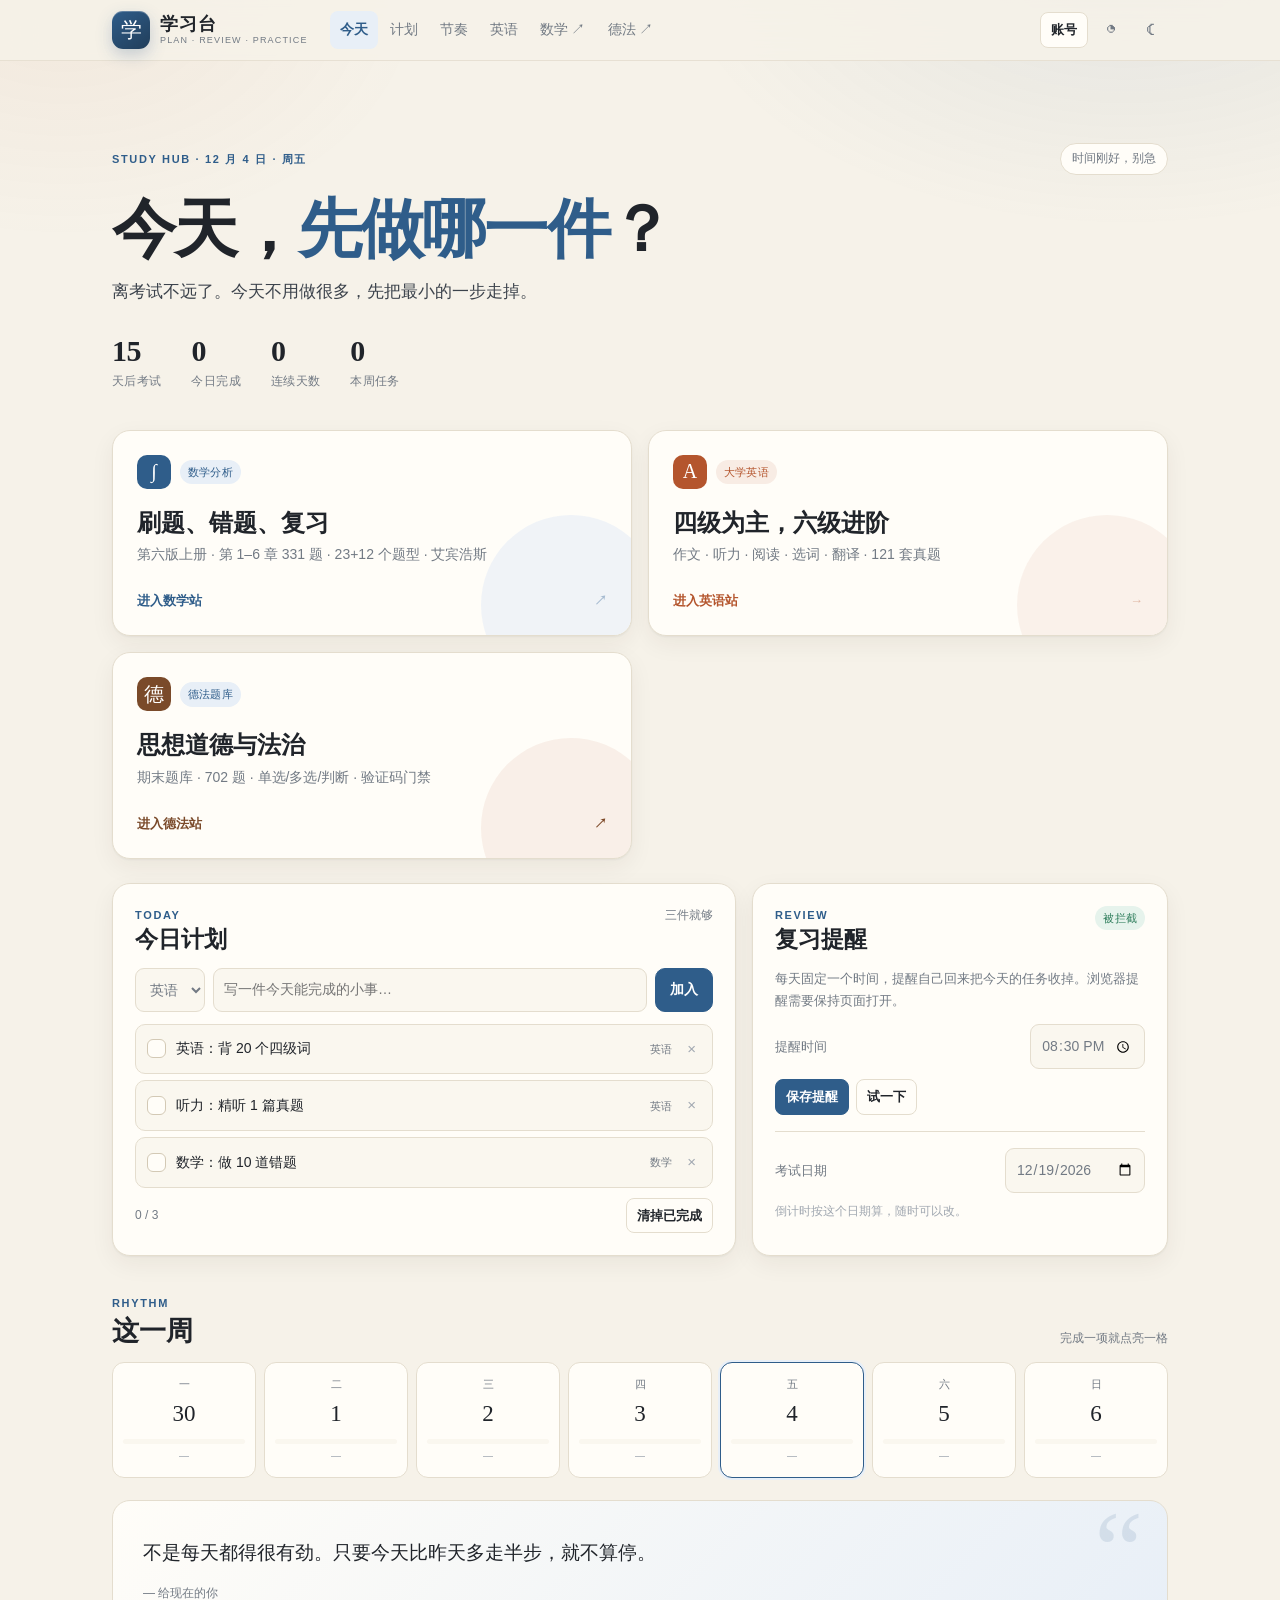
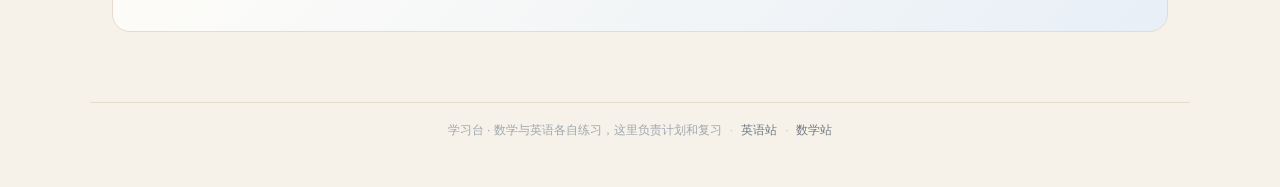
<file: index.html>
<!doctype html>
<html lang="zh-CN" data-theme="light">
<head>
<meta charset="utf-8">
<meta name="viewport" content="width=device-width, initial-scale=1, viewport-fit=cover">
<meta name="theme-color" content="#f6f2e9">
<title>学习台 · 今天先做哪一件</title>
<meta name="description" content="数学分析与大学英语四六级的学习主导站：计划、提醒、复习与分流。">
<link rel="manifest" href="manifest.webmanifest">
<link rel="stylesheet" href="assets/css/style.css">
</head>
<body>
<a class="skip-link" href="#app">跳到主要内容</a>
<header class="topbar">
  <div class="topbar-inner">
    <a class="brand" href="./" aria-label="学习台首页">
      <span class="brand-mark">学</span>
      <span class="brand-text"><strong>学习台</strong><small>PLAN · REVIEW · PRACTICE</small></span>
    </a>
    <nav class="mainnav" aria-label="主导航">
      <a href="#today" class="active">今天</a>
      <a href="#plan">计划</a>
      <a href="#rhythm">节奏</a>
      <a href="english/">英语</a>
      <a href="https://lucy2025-creator.github.io/math-analysis-quiz/" target="_blank" rel="noopener">数学 ↗</a>
      <a href="https://lucy2025-creator.github.io/defa/" target="_blank" rel="noopener">德法 ↗</a>
    </nav>
    <div class="topbar-actions">
      <a class="btn sm account-top" href="english/#/account">账号</a>
      <button class="icon-btn" id="notifyBtn" title="开启复习提醒" aria-label="开启复习提醒">◔</button>
      <button class="icon-btn" id="themeBtn" title="切换深浅色" aria-label="切换深浅色">☾</button>
    </div>
  </div>
</header>

<main id="app">
  <section class="hero" id="today">
    <div class="hero-top">
      <div class="eyebrow">STUDY HUB · <span id="heroDate"></span></div>
      <div class="hero-badge" id="heroBadge">今天也先坐一会儿</div>
    </div>
    <h1>今天，<em>先做哪一件</em>？</h1>
    <p class="lede" id="heroLede">不用一次把所有事做完。先把今天最小的那一步走掉。</p>
    <div class="hero-meta">
      <div><b id="daysLeft">—</b><span>天后考试</span></div>
      <div><b id="todayDone">0</b><span>今日完成</span></div>
      <div><b id="streak">0</b><span>连续天数</span></div>
      <div><b id="weekDone">0</b><span>本周任务</span></div>
    </div>
  </section>

  <section class="subject-grid">
    <a class="subject-card math" href="https://lucy2025-creator.github.io/math-analysis-quiz/" target="_blank" rel="noopener">
      <div class="subject-top"><span class="subject-mark">∫</span><span class="tag accent">数学分析</span></div>
      <h2>刷题、错题、复习</h2>
      <p>第六版上册 · 第 1–6 章 331 题 · 23+12 个题型 · 艾宾浩斯</p>
      <div class="subject-foot"><span>进入数学站</span><span>↗</span></div>
    </a>
    <a class="subject-card english" href="english/">
      <div class="subject-top"><span class="subject-mark">A</span><span class="tag warm">大学英语</span></div>
      <h2>四级为主，六级进阶</h2>
      <p>作文 · 听力 · 阅读 · 选词 · 翻译 · 121 套真题</p>
      <div class="subject-foot"><span>进入英语站</span><span>→</span></div>
    </a>
    <a class="subject-card defa" href="https://lucy2025-creator.github.io/defa/" target="_blank" rel="noopener">
      <div class="subject-top"><span class="subject-mark">德</span><span class="tag accent">德法题库</span></div>
      <h2>思想道德与法治</h2>
      <p>期末题库 · 702 题 · 单选/多选/判断 · 验证码门禁</p>
      <div class="subject-foot"><span>进入德法站</span><span>↗</span></div>
    </a>
  </section>

  <section class="plan-grid" id="plan">
    <div class="panel plan-panel">
      <div class="panel-head"><div><div class="eyebrow">TODAY</div><h2>今日计划</h2></div><span class="tiny muted" id="planHint">三件就够</span></div>
      <form class="add-task" id="addTaskForm">
        <select id="taskSubject" aria-label="科目">
          <option value="英语">英语</option>
          <option value="数学">数学</option>
          <option value="德法">德法</option>
          <option value="其他">其他</option>
        </select>
        <input id="taskInput" name="task" placeholder="写一件今天能完成的小事…" autocomplete="off" maxlength="60">
        <button class="btn primary" type="submit">加入</button>
      </form>
      <div id="taskList" class="task-list"></div>
      <div class="task-foot"><span id="taskCount">0 / 0</span><button class="btn sm ghost" id="clearDone" type="button">清掉已完成</button></div>
    </div>

    <aside class="panel side-panel">
      <div class="panel-head"><div><div class="eyebrow">REVIEW</div><h2>复习提醒</h2></div><span class="tag green" id="reminderState">未开启</span></div>
      <p class="side-copy">每天固定一个时间，提醒自己回来把今天的任务收掉。浏览器提醒需要保持页面打开。</p>
      <label class="field"><span>提醒时间</span><input type="time" id="remindTime" value="20:30"></label>
      <div class="side-actions">
        <button class="btn sm primary" id="saveReminder" type="button">保存提醒</button>
        <button class="btn sm ghost" id="testReminder" type="button">试一下</button>
      </div>
      <div class="divider"></div>
      <label class="field"><span>考试日期</span><input type="date" id="examDate" value="2026-12-19"></label>
      <div class="mini-note">倒计时按这个日期算，随时可以改。</div>
    </aside>
  </section>

  <section id="rhythm">
    <div class="section-head"><div><div class="eyebrow">RHYTHM</div><h2>这一周</h2></div><span class="tiny muted">完成一项就点亮一格</span></div>
    <div class="week" id="weekGrid"></div>
    <div class="quote-card">
      <div class="quote-mark">“</div>
      <p>不是每天都得很有劲。只要今天比昨天多走半步，就不算停。</p>
      <span>— 给现在的你</span>
    </div>
  </section>
</main>

<footer class="site-foot">
  <span>学习台 · 数学与英语各自练习，这里负责计划和复习</span>
  <span class="dot">·</span>
  <a href="english/">英语站</a>
  <span class="dot">·</span>
  <a href="https://lucy2025-creator.github.io/math-analysis-quiz/" target="_blank" rel="noopener">数学站</a>
</footer>
<div id="toast" class="toast" role="status" aria-live="polite"></div>
<script src="assets/vendor/supabase/supabase.js"></script>
<script src="assets/js/supabase-config.js"></script>
<script src="assets/js/cloud.js"></script>
<script src="assets/js/portal.js"></script>
<script>if ('serviceWorker' in navigator) navigator.serviceWorker.register('sw.js').catch(function () {});</script>
</body>
</html>
</file>
<file: assets/css/style.css>
/* 学习台 · 共用视觉语言 */
:root{
  --paper:#f6f2e9; --paper-2:#efe9dc; --card:#fffdf8; --card-2:#faf7ef;
  --ink:#20242a; --ink-2:#3c434c; --muted:#727a84; --faint:#a0a7b0;
  --line:#e4ddce; --line-strong:#d3c9b5;
  --accent:#2f5d8a; --accent-soft:#e8eff7;
  --warm:#b4552d; --warm-soft:#f8ece4;
  --green:#2e7d5b; --green-soft:#e6f3ec;
  --red:#b23b3b; --red-soft:#f9e9e7;
  --amber:#9a6a16; --amber-soft:#fbf1dc;
  --shadow:0 1px 2px rgba(45,38,25,.05),0 8px 24px rgba(45,38,25,.06);
  --shadow-lg:0 16px 60px rgba(45,38,25,.14);
  --radius:18px; --radius-sm:10px;
  --serif:"Georgia","Times New Roman","Songti SC","STSong","SimSun",serif;
  --sans:-apple-system,BlinkMacSystemFont,"Segoe UI","PingFang SC","Hiragino Sans GB","Microsoft YaHei",sans-serif;
  --mono:"Cascadia Code",Consolas,monospace;
  --maxw:1100px;
}
html[data-theme="dark"]{
  --paper:#111417; --paper-2:#161a1e; --card:#1b1f24; --card-2:#20252b;
  --ink:#e9e6df; --ink-2:#c9c6bf; --muted:#9aa2ac; --faint:#6f7883;
  --line:#2b3038; --line-strong:#3a414b;
  --accent:#7ea6cf; --accent-soft:#1b2a3a;
  --warm:#df9168; --warm-soft:#2a201b;
  --green:#7fc3a3; --green-soft:#17251f;
  --red:#e08a86; --red-soft:#2a1b1b;
  --amber:#d6b06a; --amber-soft:#2a2418;
  --shadow:0 1px 2px rgba(0,0,0,.25),0 10px 35px rgba(0,0,0,.25);
  --shadow-lg:0 18px 70px rgba(0,0,0,.45);
}
*{box-sizing:border-box}
html{scroll-behavior:smooth}
body{margin:0;background:var(--paper);color:var(--ink);font-family:var(--sans);font-size:16px;line-height:1.65;-webkit-font-smoothing:antialiased}
body::before{content:"";position:fixed;inset:0;z-index:-1;pointer-events:none;background:radial-gradient(700px 420px at 88% -5%,rgba(47,93,138,.09),transparent 65%),radial-gradient(600px 400px at 5% 0%,rgba(180,85,45,.06),transparent 60%)}
a{color:var(--accent)}
button,input,select{font:inherit;color:inherit}
button{cursor:pointer}
h1,h2,h3{font-family:var(--serif);line-height:1.22;margin:0;font-weight:700}
p{margin:.55em 0}
.skip-link{position:absolute;left:-999px;top:8px;z-index:99;background:var(--card);padding:8px 14px;border-radius:8px}
.skip-link:focus{left:8px}
.topbar{position:sticky;top:0;z-index:50;backdrop-filter:blur(16px);background:color-mix(in srgb,var(--paper) 84%,transparent);border-bottom:1px solid color-mix(in srgb,var(--line) 80%,transparent)}
.topbar-inner{max-width:var(--maxw);margin:0 auto;padding:11px 22px;display:flex;align-items:center;gap:18px}
.brand{display:flex;align-items:center;gap:10px;text-decoration:none!important;color:var(--ink);flex:none}
.brand-mark{width:38px;height:38px;border-radius:11px;display:grid;place-items:center;color:#fff;background:linear-gradient(145deg,var(--accent),color-mix(in srgb,var(--accent) 55%,#101820));font-family:var(--serif);font-size:21px;box-shadow:inset 0 1px 0 rgba(255,255,255,.25),0 6px 16px color-mix(in srgb,var(--accent) 25%,transparent)}
.brand-text{display:flex;flex-direction:column;line-height:1.15}
.brand-text strong{font-family:var(--serif);font-size:18px;letter-spacing:.06em}
.brand-text small{font-size:9px;letter-spacing:.13em;color:var(--muted)}
.mainnav{display:flex;gap:2px;overflow:auto;scrollbar-width:none;margin-left:4px}
.mainnav::-webkit-scrollbar{display:none}
.mainnav a{color:var(--muted);text-decoration:none!important;padding:7px 10px;border-radius:8px;font-size:14px;white-space:nowrap}
.mainnav a:hover{color:var(--ink);background:var(--card-2)}
.mainnav a.active{color:var(--accent);background:var(--accent-soft);font-weight:600}
.topbar-actions{margin-left:auto;display:flex;gap:4px;align-items:center;flex:none}
.icon-btn{width:36px;height:36px;border:0;border-radius:9px;display:grid;place-items:center;background:transparent;color:var(--muted);font-size:18px}
.icon-btn:hover{background:var(--card-2);color:var(--ink)}
.btn{display:inline-flex;align-items:center;justify-content:center;gap:6px;border:1px solid var(--line);background:var(--card);color:var(--ink);text-decoration:none!important;border-radius:10px;padding:9px 14px;font-size:14px;font-weight:600;transition:.16s}
.btn:hover{transform:translateY(-1px);box-shadow:var(--shadow)}
.btn.primary{background:var(--accent);border-color:var(--accent);color:#fff}
.btn.ghost{background:transparent}
.btn.sm{padding:6px 10px;font-size:13px;border-radius:8px}
.account-top{background:var(--card);font-weight:600}
#app{max-width:var(--maxw);margin:0 auto;padding:34px 22px 70px}
.eyebrow{font-size:11px;letter-spacing:.15em;color:var(--accent);text-transform:uppercase;font-weight:600}
.tag{display:inline-flex;align-items:center;padding:3px 8px;border-radius:999px;font-size:11px;letter-spacing:.02em;background:var(--card-2);color:var(--muted)}
.tag.accent{background:var(--accent-soft);color:var(--accent)}
.tag.warm{background:var(--warm-soft);color:var(--warm)}
.tag.green{background:var(--green-soft);color:var(--green)}
.hero{padding:48px 0 26px}
.hero-top{display:flex;justify-content:space-between;gap:12px;align-items:center;flex-wrap:wrap}
.hero-badge{font-size:12px;color:var(--muted);background:var(--card);border:1px solid var(--line);padding:5px 11px;border-radius:999px}
.hero h1{font-size:clamp(36px,5vw,64px);letter-spacing:-.03em;margin:16px 0 8px}
.hero h1 em{font-style:normal;color:var(--accent)}
.lede{max-width:680px;font-size:17px;color:var(--ink-2)}
.hero-meta{display:flex;gap:30px;flex-wrap:wrap;margin-top:28px}
.hero-meta b{display:block;font-family:var(--serif);font-size:30px;line-height:1.1;letter-spacing:-.02em}
.hero-meta span{font-size:12px;color:var(--muted);letter-spacing:.03em}
.subject-grid{display:grid;grid-template-columns:1fr 1fr;gap:16px;margin:10px 0 24px}
.subject-card{position:relative;display:block;padding:24px;border-radius:var(--radius);border:1px solid var(--line);background:var(--card);box-shadow:var(--shadow);text-decoration:none!important;color:var(--ink);overflow:hidden;transition:.2s}
.subject-card:hover{transform:translateY(-3px);box-shadow:var(--shadow-lg)}
.subject-card::after{content:"";position:absolute;right:-30px;bottom:-60px;width:180px;height:180px;border-radius:50%;background:var(--accent-soft);opacity:.65;pointer-events:none}
.subject-card.english::after{background:var(--warm-soft)}
.subject-top{display:flex;align-items:center;gap:9px;margin-bottom:20px}
.subject-mark{width:34px;height:34px;border-radius:10px;display:grid;place-items:center;background:var(--accent);color:#fff;font-family:var(--serif);font-size:20px}
.subject-card.english .subject-mark{background:var(--warm)}
.subject-card h2{font-size:24px;margin-bottom:5px}
.subject-card p{font-size:14px;color:var(--muted);margin:0;max-width:430px}
.subject-foot{display:flex;justify-content:space-between;align-items:center;margin-top:24px;font-size:13px;font-weight:600;color:var(--accent)}
.subject-card.english .subject-foot{color:var(--warm)}
.plan-grid{display:grid;grid-template-columns:1.5fr 1fr;gap:16px;margin-top:24px}
.panel{background:var(--card);border:1px solid var(--line);border-radius:var(--radius);padding:22px;box-shadow:var(--shadow)}
.panel-head{display:flex;justify-content:space-between;align-items:flex-start;gap:10px;margin-bottom:14px}
.panel-head h2{font-size:23px;margin-top:2px}
.add-task{display:flex;gap:8px;margin-bottom:12px}
.add-task select,.add-task input,.field input{background:var(--card-2);border:1px solid var(--line);border-radius:9px;padding:9px 10px;font-size:14px;min-width:0}
.add-task input{flex:1}
.add-task select{color:var(--muted)}
.task-list{display:flex;flex-direction:column;gap:6px;min-height:90px}
.task{display:flex;align-items:center;gap:10px;padding:10px 11px;border:1px solid var(--line);border-radius:10px;background:var(--card-2)}
.task.done{opacity:.55}
.task.done .task-title{text-decoration:line-through}
.task-check{width:19px;height:19px;border-radius:6px;border:1.5px solid var(--line-strong);display:grid;place-items:center;background:var(--card);flex:none;padding:0;color:transparent;font-size:12px}
.task.done .task-check{background:var(--green);border-color:var(--green);color:#fff}
.task-title{flex:1;font-size:14px;overflow:hidden;text-overflow:ellipsis;white-space:nowrap}
.task-subject{font-size:11px;color:var(--muted);flex:none}
.task-del{border:0;background:transparent;color:var(--faint);font-size:15px;padding:2px 5px;border-radius:5px}
.task-del:hover{color:var(--red);background:var(--red-soft)}
.task-foot{display:flex;justify-content:space-between;align-items:center;margin-top:10px;font-size:12px;color:var(--muted)}
.side-copy{font-size:13px;color:var(--muted);margin:0 0 13px}
.field{display:flex;justify-content:space-between;align-items:center;gap:10px;font-size:13px;color:var(--muted);margin:9px 0}
.field input{max-width:145px}
.side-actions{display:flex;gap:7px;margin-top:10px}
.divider{height:1px;background:var(--line);margin:16px 0}
.mini-note{font-size:11.5px;color:var(--faint);line-height:1.6}
.section-head{display:flex;justify-content:space-between;align-items:flex-end;gap:12px;margin:38px 0 14px}
.section-head h2{font-size:27px;margin-top:3px}
.week{display:grid;grid-template-columns:repeat(7,1fr);gap:8px}
.day{border:1px solid var(--line);border-radius:12px;background:var(--card);padding:12px 10px;text-align:center}
.day.today{border-color:var(--accent);box-shadow:0 0 0 2px var(--accent-soft)}
.day .dow{font-size:11px;color:var(--muted)}
.day .num{font-family:var(--serif);font-size:23px;margin:2px 0 6px}
.day .bar{height:5px;border-radius:99px;background:var(--card-2);overflow:hidden}
.day .bar i{display:block;height:100%;background:var(--accent);border-radius:99px}
.day .cnt{font-size:10px;color:var(--faint);margin-top:4px}
.quote-card{position:relative;margin:22px 0 0;padding:26px 30px;border-radius:var(--radius);border:1px solid var(--line);background:linear-gradient(135deg,var(--card),var(--accent-soft));overflow:hidden}
.quote-mark{position:absolute;right:24px;top:-6px;font-family:var(--serif);font-size:110px;line-height:1;color:var(--accent);opacity:.12}
.quote-card p{font-family:var(--serif);font-size:19px;max-width:680px;position:relative}
.quote-card span{font-size:12px;color:var(--muted)}
.site-foot{max-width:var(--maxw);margin:0 auto;padding:18px 22px 46px;border-top:1px solid var(--line);display:flex;justify-content:center;flex-wrap:wrap;gap:8px;font-size:12px;color:var(--faint)}
.site-foot a{color:var(--muted);text-decoration:none}
.dot{opacity:.5}
.toast{position:fixed;left:50%;bottom:28px;transform:translate(-50%,20px);opacity:0;pointer-events:none;background:var(--ink);color:var(--paper);padding:10px 16px;border-radius:9px;font-size:13px;z-index:99;transition:.25s;max-width:90vw}
.toast.on{opacity:1;transform:translate(-50%,0)}
.tiny{font-size:11.5px}.muted{color:var(--muted)}
@media (max-width:820px){
  .topbar-inner{padding:9px 14px;gap:8px;flex-wrap:wrap}
  .brand-text small{display:none}
  .mainnav{order:3;flex:1 0 100%;margin-left:0;overflow-x:auto;padding-bottom:2px}
  .topbar-actions{order:2}
  .brand{order:1}
  #app{padding:24px 14px 58px}
  .subject-grid,.plan-grid{grid-template-columns:1fr}
  .hero{padding:30px 0 20px}
  .hero-meta{gap:18px}
  .hero-meta b{font-size:25px}
  .week{grid-template-columns:repeat(7,minmax(0,1fr));gap:5px}
  .day{padding:8px 5px}
  .day .num{font-size:19px}
  .panel{padding:17px}
  .add-task{flex-wrap:wrap}
  .add-task input{flex:1 0 100%}
  .quote-card{padding:20px}
  .quote-card p{font-size:17px}
}
@media (max-width:480px){
  .hero h1{font-size:36px}
  .hero-meta{display:grid;grid-template-columns:1fr 1fr;gap:14px}
  .subject-card{padding:19px}
}
.subject-card.defa::after{background:rgba(180,85,45,.12)}
.subject-card.defa .subject-mark{background:#7a4a2a}
.subject-card.defa .subject-foot{color:#7a4a2a}
</file>
